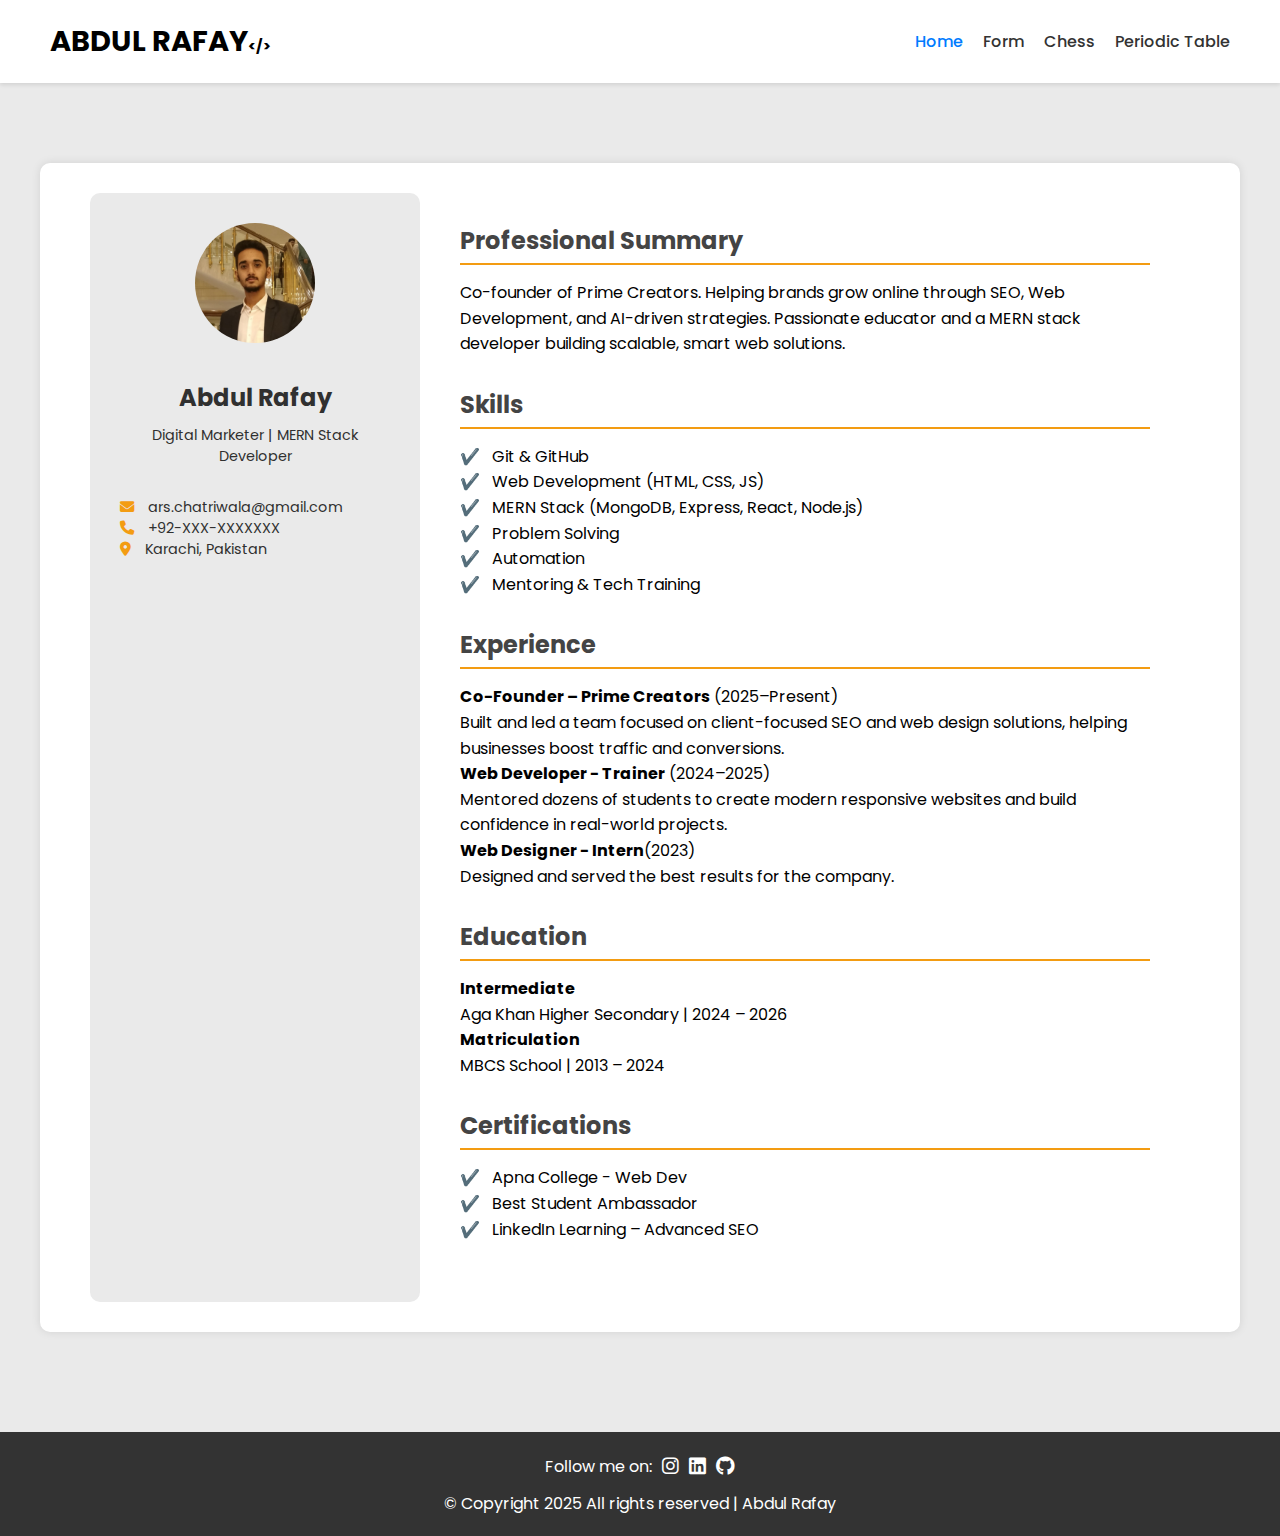
<file: index.html>
<!DOCTYPE html>
<html lang="en">

<head>
    <meta charset="UTF-8" />
    <meta name="viewport" content="width=device-width, initial-scale=1.0" />
    <title>Abdul Rafay - Creative Resume</title>
    <link rel="stylesheet" href="https://cdnjs.cloudflare.com/ajax/libs/font-awesome/6.7.2/css/all.min.css"
        integrity="sha512-Evv84Mr4kqVGRNSgIGL/F/aIDqQb7xQ2vcrdIwxfjThSH8CSR7PBEakCr51Ck+w+/U6swU2Im1vVX0SVk9ABhg=="
        crossorigin="anonymous" referrerpolicy="no-referrer" />
    <link rel="stylesheet" href="style.css" />
    <link rel="shortcut icon" href="favicon.png" type="image/x-icon" />
    <style>

        main {
            display: flex;
            max-width: 1200px;
            margin: 80px auto 100px;
            background: #fff;
            box-shadow: 0 0 10px rgba(0, 0, 0, 0.1);
            border-radius: 10px;
        }
        
        .left-panel {
            border-radius: 10px;
            width: 30%;
            background-color: #eaeaea;
            color: #303030;
            padding: 30px;
            text-align: center;
        }

        .left-panel img {
            width: 120px;
            height: 120px;
            border-radius: 50%;
            margin-bottom: 20px;
        }

        .left-panel h2 {
            margin: 10px 0;
        }

        .left-panel p {
            font-size: 0.9rem;
        }

        .left-panel .info {
            margin-top: 30px;
            text-align: left;
        }

        .info i {
            margin-right: 10px;
            color: #f39c12;
        }

        .right-panel {
            width: 70%;
            padding: 30px 40px;
        }

        .section {
            margin-bottom: 30px;
        }

        .section h2 {
            border-bottom: 2px solid #f39c12;
            padding-bottom: 5px;
            margin-bottom: 15px;
            color: #444;
        }

        .section p,
        .section li {
            line-height: 1.6;
        }

        .section ul {
            list-style-type: none;
            padding: 0;
        }

        .section ul li::before {
            content: "✔️ ";
            margin-right: 8px;
            color: #f39c12;
        }
        @media screen and (max-width: 1100px) {
            main {
                text-align: center;
                flex-direction: column;
                width: 90%;
            }

            .left-panel .info{
                text-align: center !important;
            }
            .left-panel {
                width: 100%;
                margin-bottom: 20px;
                text-align: center;
            }

            .right-panel {
                width: 100%;
            }
            
        }
    </style>
</head>

<body>

    <header>
        <nav class="navbar">
            <div class="logo">
                <h1>ABDUL RAFAY</h1>
            </div>
            <div class="nav-links">
                <ul>
                    <li><a class="active" href="index.html">Home</a></li>
                    <li><a  href="form.html">Form</a></li>
                    <li><a href="chess.html">Chess</a></li>
                    <li><a href="periodictable.html">Periodic Table</a></li>
                    <!-- <li> 
                        <button id="toggleButton">Toggle CSS</button>
                        <i id="toggleButton" class="fa-solid fa-toggle-on"></i>
                    </li> -->
                </ul>
            </div>
        </nav>
    </header>

    <!-- Resume Body -->
    <main>
        <div class="left-panel">
            <img src="my DP.png" alt="Profile Picture">
            <h2>Abdul Rafay</h2>
            <p>Digital Marketer | MERN Stack Developer</p>
            <div class="info">
                <p><i class="fa-solid fa-envelope"></i> ars.chatriwala@gmail.com</p>
                <p><i class="fa-solid fa-phone"></i> +92-XXX-XXXXXXX</p>
                <p><i class="fa-solid fa-location-dot"></i> Karachi, Pakistan</p>
            </div>
        </div>

        <div class="right-panel">
            <div class="section">
                <h2>Professional Summary</h2>
                <p>Co-founder of Prime Creators. Helping brands grow online through SEO, Web Development, and AI-driven strategies. Passionate educator and a MERN stack developer building scalable, smart web solutions.</p>
            </div>

            <div class="section">
                <h2>Skills</h2>
                <ul>
                    <li>Git & GitHub</li>
                    <li>Web Development (HTML, CSS, JS)</li>
                    <li>MERN Stack (MongoDB, Express, React, Node.js)</li>
                    <li>Problem Solving</li>
                    <li>Automation</li>
                    <li>Mentoring & Tech Training</li>
                </ul>
            </div>

            <div class="section">
                <h2>Experience</h2>
                <p><strong>Co-Founder – Prime Creators</strong> (2025–Present)<br>Built and led a team focused on client-focused SEO and web design solutions, helping businesses boost traffic and conversions.</p>
                <p><strong>Web Developer - Trainer</strong> (2024–2025)<br>Mentored dozens of students to create modern responsive websites and build confidence in real-world projects.</p>
                <p><strong>Web Designer - Intern</strong>(2023)<br>Designed and served the best results for the company.</p>
            </div>

            <div class="section">
                <h2>Education</h2>
                <p><strong>Intermediate</strong><br>Aga Khan Higher Secondary | 2024 – 2026</p>
                <p><strong>Matriculation</strong><br>MBCS School | 2013 – 2024</p>
            </div>

            <div class="section">
                <h2>Certifications</h2>
                <ul>
                    <li>Apna College - Web Dev</li>
                    <li>Best Student Ambassador</li>
                    <li>LinkedIn Learning – Advanced SEO</li>
                </ul>
            </div>
        </div>
    </main>

    <footer>
        <p class="socialIcons">Follow me on: <a target="_blank"
                href="https://www.instagram.com/rafay.guides?igsh=N3h6ZG5zeTkxdmp3"><i
                    class="fa-brands fa-instagram"></i></a>
            <a target="_blank" href="https://www.linkedin.com/in/abdul-rafay-sajjad/"><i
                    class="fa-brands fa-linkedin"></i></a>
            <a target="_blank" href="https://github.com/AbduLRafaY87"><i class="fa-brands fa-github"></i></a>
        </p>
        <p>© Copyright 2025 All rights reserved | Abdul Rafay</p>
    </footer>

</body>

</html>
</file>
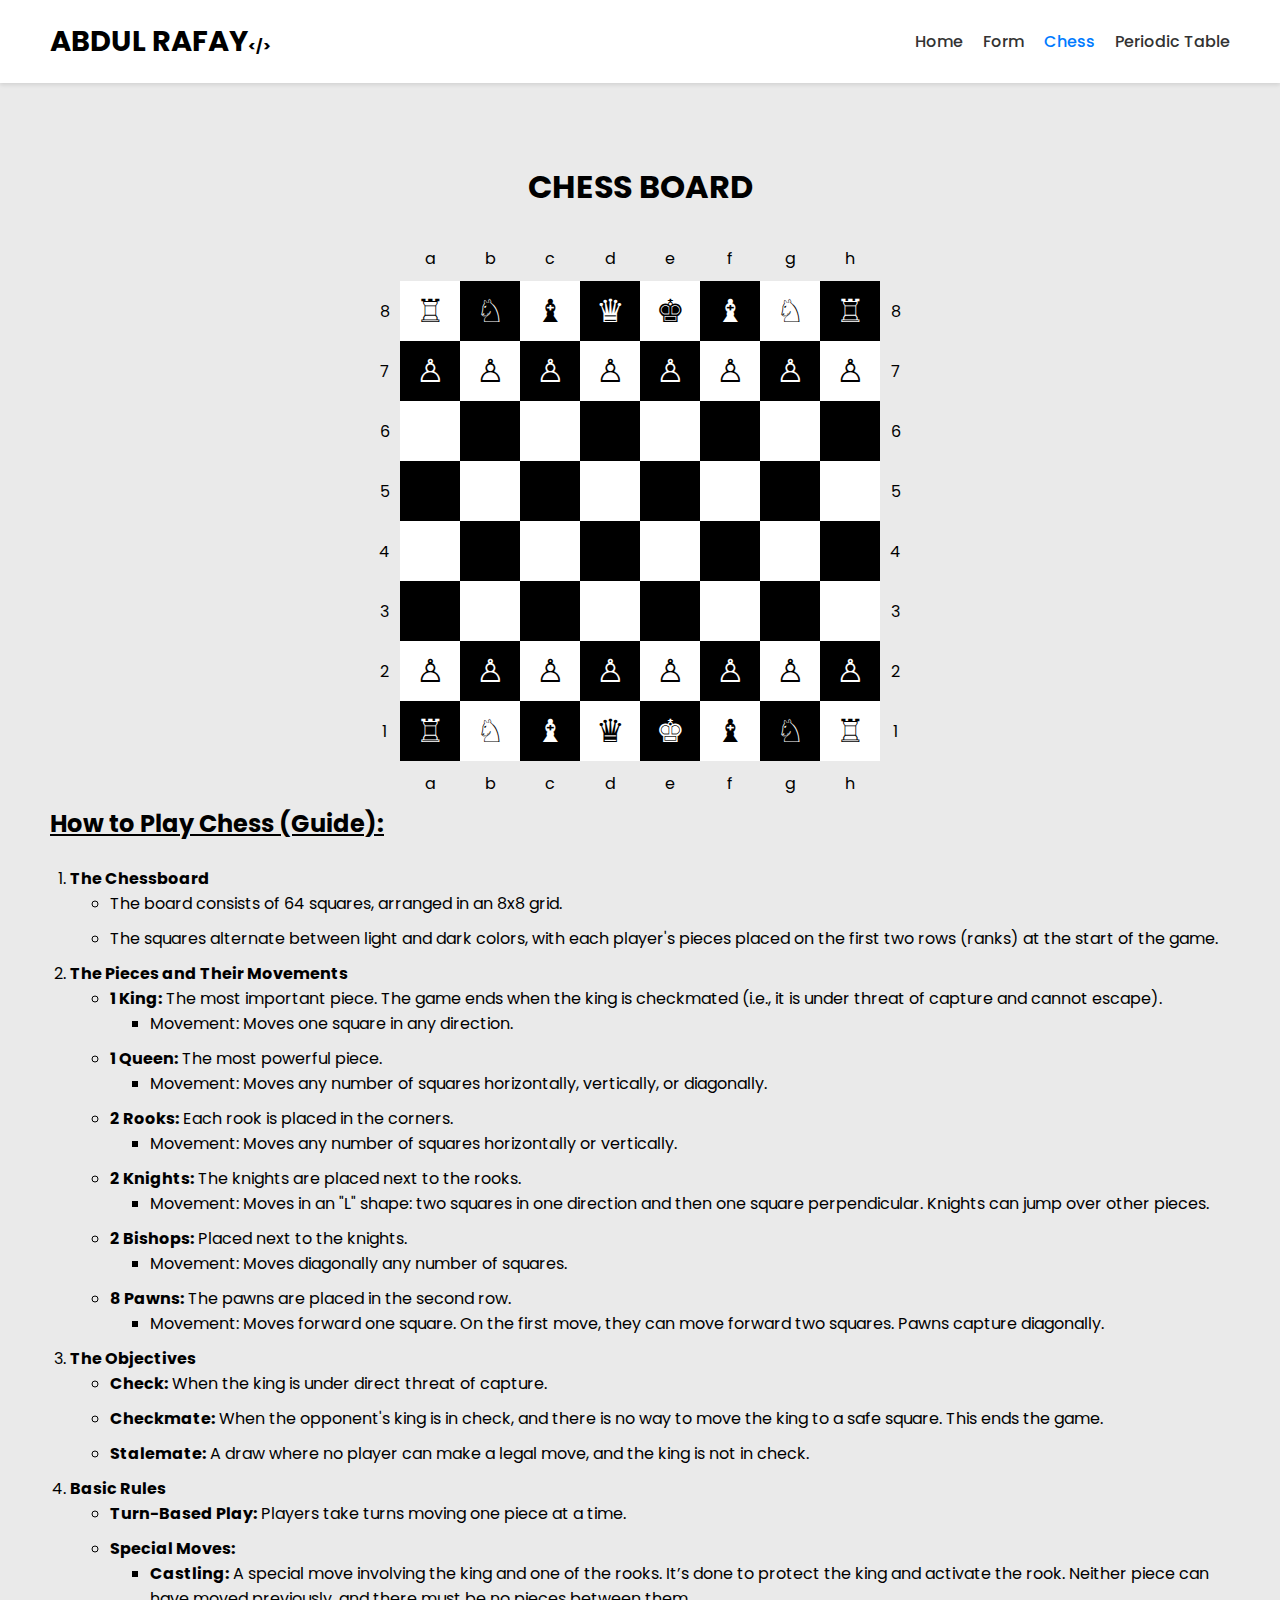
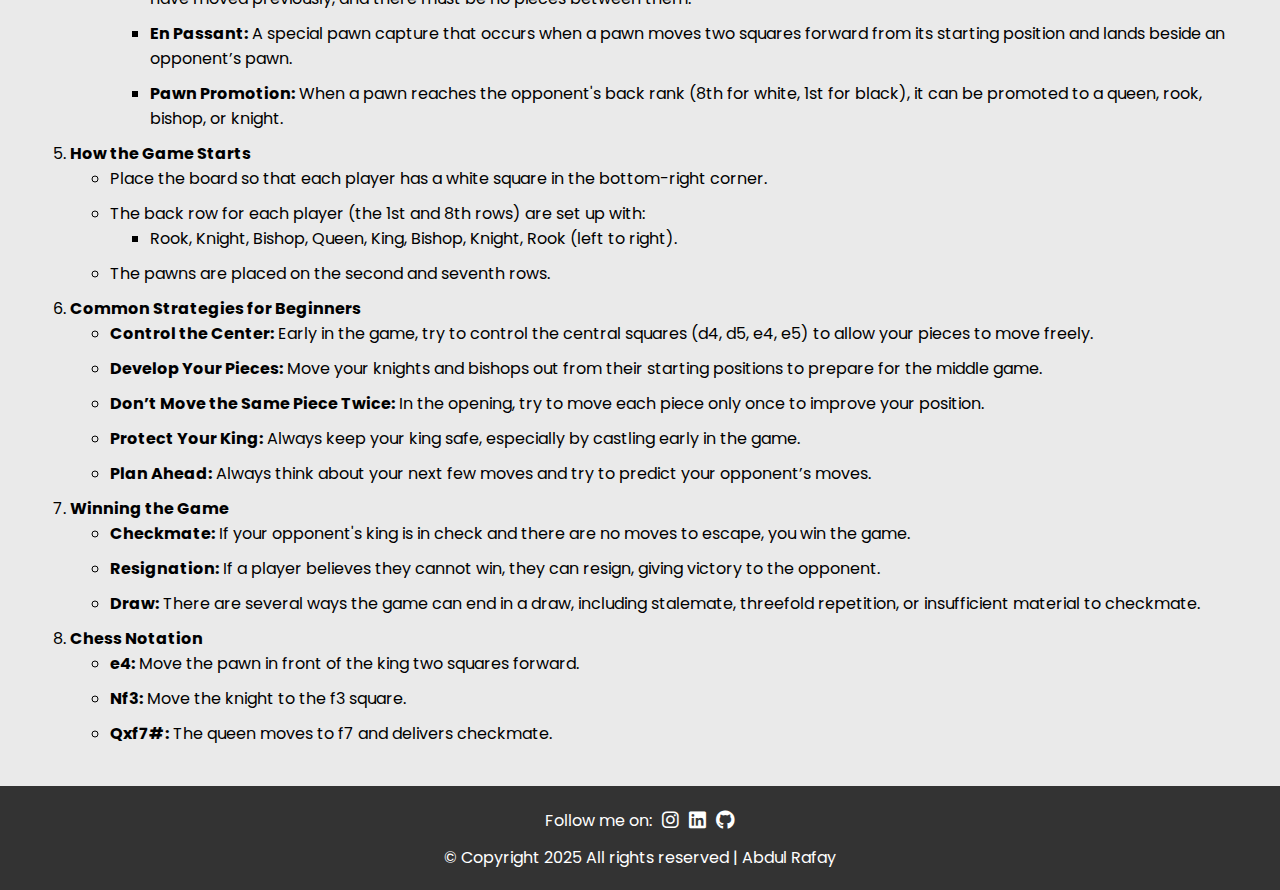
<file: chess.html>
<!DOCTYPE html>
<html lang="en">

<head>
    <meta charset="UTF-8">
    <meta name="viewport" content="width=device-width, initial-scale=1.0">
    <title>CHESS - Final HTML Project</title>
    <link rel="shortcut icon" href="favicon.png" type="image/x-icon">
    <link rel="stylesheet" href="https://cdnjs.cloudflare.com/ajax/libs/font-awesome/6.7.2/css/all.min.css"
        integrity="sha512-Evv84Mr4kqVGRNSgIGL/F/aIDqQb7xQ2vcrdIwxfjThSH8CSR7PBEakCr51Ck+w+/U6swU2Im1vVX0SVk9ABhg=="
        crossorigin="anonymous" referrerpolicy="no-referrer" />
    <link rel="stylesheet" href="style.css">
</head>

<body>
    <!-- <div class="msg">
        <p>Want to see how it looks without CSS(Cascading Style Sheet)? Try clicking toggle button
        </p>
        <i id="toggleButton" class="fa-solid fa-toggle-on"></i>

    </div> -->
    <header>
        <nav class="navbar">
            <div class="logo">
                <h1>ABDUL RAFAY</h1>
            </div>
            <div class="nav-links">
                <ul>
                    <li><a href="index.html">Home</a></li>
                    <li><a href="form.html">Form</a></li>
                    <li><a class="active" href="chess.html">Chess</a></li>
                    <li><a href="periodictable.html">Periodic Table</a></li>
                </ul>
            </div>
        </nav>
    </header>
<hr>
    <main>
        <div class="chessBoard">
            <h1>CHESS BOARD</h1>
            <br>
            <table >
                <tr>
                    <td></td>
                    <td>a</td>
                    <td>b</td>
                    <td>c</td>
                    <td>d</td>
                    <td>e</td>
                    <td>f</td>
                    <td>g</td>
                    <td>h</td>
                </tr>
                <tr>
                    <td>8</td>
                    <td bgcolor="white" class="white"><p>♖</p></td>
                    <td bgcolor="black" class="black"><p>♘</p></td>
                    <td bgcolor="white" class="white"><p>♝</p></td>
                    <td bgcolor="black" class="black"><p>♛</p></td>
                    <td bgcolor="white" class="white"><p>♚</p></td>
                    <td bgcolor="black" class="black"><p>♝</p></td>
                    <td bgcolor="white" class="white"><p>♘</p></td>
                    <td bgcolor="black" class="black"><p>♖</p></td>
                    <td>8</td>
                </tr>
                <tr>
                    <td>7</td>
                    <td bgcolor="black" class="black"><p>♙</p></td>
                    <td bgcolor="white" class="white"><p>♙</p></td>
                    <td bgcolor="black" class="black"><p>♙</p></td>
                    <td bgcolor="white" class="white"><p>♙</p></td>
                    <td bgcolor="black" class="black"><p>♙</p></td>
                    <td bgcolor="white" class="white"><p>♙</p></td>
                    <td bgcolor="black" class="black"><p>♙</p></td>
                    <td bgcolor="white" class="white"><p>♙</p></td>
                    <td>7</td>
                </tr>
                <tr>
                    <td>6</td>
                    <td bgcolor="white" class="white"></td>
                    <td bgcolor="black" class="black"></td>
                    <td bgcolor="white" class="white"></td>
                    <td bgcolor="black" class="black"></td>
                    <td bgcolor="white" class="white"></td>
                    <td bgcolor="black" class="black"></td>
                    <td bgcolor="white" class="white"></td>
                    <td bgcolor="black" class="black"></td>
                    <td>6</td>
                </tr>
                <tr>
                    <td>5</td>
                    <td bgcolor="black" class="black"></td>
                    <td bgcolor="white" class="white"></td>
                    <td bgcolor="black" class="black"></td>
                    <td bgcolor="white" class="white"></td>
                    <td bgcolor="black" class="black"></td>
                    <td bgcolor="white" class="white"></td>
                    <td bgcolor="black" class="black"></td>
                    <td bgcolor="white" class="white"></td>
                    <td>5</td>
                </tr>
                <tr>
                    <td>4</td>
                    <td bgcolor="white" class="white"></td>
                    <td bgcolor="black" class="black"></td>
                    <td bgcolor="white" class="white"></td>
                    <td bgcolor="black" class="black"></td>
                    <td bgcolor="white" class="white"></td>
                    <td bgcolor="black" class="black"></td>
                    <td bgcolor="white" class="white"></td>
                    <td bgcolor="black" class="black"></td>
                    <td>4</td>
                </tr>
                <tr>
                    <td>3</td>
                    <td bgcolor="black" class="black"></td>
                    <td bgcolor="white" class="white"></td>
                    <td bgcolor="black" class="black"></td>
                    <td bgcolor="white" class="white"></td>
                    <td bgcolor="black" class="black"></td>
                    <td bgcolor="white" class="white"></td>
                    <td bgcolor="black" class="black"></td>
                    <td bgcolor="white" class="white"></td>
                    <td>3</td>
                </tr>
                <tr>
                    <td>2</td>
                    <td bgcolor="white" class="white"><p>♙</p></td>
                    <td bgcolor="black" class="black"><p>♙</p></td>
                    <td bgcolor="white" class="white"><p>♙</p></td>
                    <td bgcolor="black" class="black"><p>♙</p></td>
                    <td bgcolor="white" class="white"><p>♙</p></td>
                    <td bgcolor="black" class="black"><p>♙</p></td>
                    <td bgcolor="white" class="white"><p>♙</p></td>
                    <td bgcolor="black" class="black"><p>♙</p></td>
                    <td>2</td>
                </tr>
                <tr>
                    <td>1</td>
                    <td bgcolor="black" class="black"><p>♖</p></td>
                    <td bgcolor="white" class="white"><p>♘</p></td>
                    <td bgcolor="black" class="black"><p>♝</p></td>
                    <td bgcolor="white" class="white"><p>♛</p></td>
                    <td bgcolor="black" class="black"><p>♚</p></td>
                    <td bgcolor="white" class="white"><p>♝</p></td>
                    <td bgcolor="black" class="black"><p>♘</p></td>
                    <td bgcolor="white" class="white"><p>♖</p></td>
                    <td>1</td>
                </tr>
                <tr>
                    <td></td>
                    <td>a</td>
                    <td>b</td>
                    <td>c</td>
                    <td>d</td>
                    <td>e</td>
                    <td>f</td>
                    <td>g</td>
                    <td>h</td>
                </tr>
            </table>
        </div>
        <div class="instructions">
            <h2><u>How to Play Chess (Guide):</u></h2>
            <br>
            <ol>
                <li><strong>The Chessboard</strong>
                    <ul>
                        <li>The board consists of 64 squares, arranged in an 8x8 grid.</li>
                        <li>The squares alternate between light and dark colors, with each player's pieces placed on the first two rows (ranks) at the start of the game.</li>
                    </ul>
                </li>
        
                <li><strong>The Pieces and Their Movements</strong>
                    <ul>
                        <li><strong>1 King:</strong> The most important piece. The game ends when the king is checkmated (i.e., it is under threat of capture and cannot escape).
                            <ul>
                                <li>Movement: Moves one square in any direction.</li>
                            </ul>
                        </li>
                        <li><strong>1 Queen:</strong> The most powerful piece.
                            <ul>
                                <li>Movement: Moves any number of squares horizontally, vertically, or diagonally.</li>
                            </ul>
                        </li>
                        <li><strong>2 Rooks:</strong> Each rook is placed in the corners.
                            <ul>
                                <li>Movement: Moves any number of squares horizontally or vertically.</li>
                            </ul>
                        </li>
                        <li><strong>2 Knights:</strong> The knights are placed next to the rooks.
                            <ul>
                                <li>Movement: Moves in an "L" shape: two squares in one direction and then one square perpendicular. Knights can jump over other pieces.</li>
                            </ul>
                        </li>
                        <li><strong>2 Bishops:</strong> Placed next to the knights.
                            <ul>
                                <li>Movement: Moves diagonally any number of squares.</li>
                            </ul>
                        </li>
                        <li><strong>8 Pawns:</strong> The pawns are placed in the second row.
                            <ul>
                                <li>Movement: Moves forward one square. On the first move, they can move forward two squares. Pawns capture diagonally.</li>
                            </ul>
                        </li>
                    </ul>
                </li>
        
                <li><strong>The Objectives</strong>
                    <ul>
                        <li><strong>Check:</strong> When the king is under direct threat of capture.</li>
                        <li><strong>Checkmate:</strong> When the opponent's king is in check, and there is no way to move the king to a safe square. This ends the game.</li>
                        <li><strong>Stalemate:</strong> A draw where no player can make a legal move, and the king is not in check.</li>
                    </ul>
                </li>
        
                <li><strong>Basic Rules</strong>
                    <ul>
                        <li><strong>Turn-Based Play:</strong> Players take turns moving one piece at a time.</li>
                        <li><strong>Special Moves:</strong>
                            <ul>
                                <li><strong>Castling:</strong> A special move involving the king and one of the rooks. It’s done to protect the king and activate the rook. Neither piece can have moved previously, and there must be no pieces between them.</li>
                                <li><strong>En Passant:</strong> A special pawn capture that occurs when a pawn moves two squares forward from its starting position and lands beside an opponent’s pawn.</li>
                                <li><strong>Pawn Promotion:</strong> When a pawn reaches the opponent's back rank (8th for white, 1st for black), it can be promoted to a queen, rook, bishop, or knight.</li>
                            </ul>
                        </li>
                    </ul>
                </li>
        
                <li><strong>How the Game Starts</strong>
                    <ul>
                        <li>Place the board so that each player has a white square in the bottom-right corner.</li>
                        <li>The back row for each player (the 1st and 8th rows) are set up with:
                            <ul>
                                <li>Rook, Knight, Bishop, Queen, King, Bishop, Knight, Rook (left to right).</li>
                            </ul>
                        </li>
                        <li>The pawns are placed on the second and seventh rows.</li>
                    </ul>
                </li>
        
                <li><strong>Common Strategies for Beginners</strong>
                    <ul>
                        <li><strong>Control the Center:</strong> Early in the game, try to control the central squares (d4, d5, e4, e5) to allow your pieces to move freely.</li>
                        <li><strong>Develop Your Pieces:</strong> Move your knights and bishops out from their starting positions to prepare for the middle game.</li>
                        <li><strong>Don’t Move the Same Piece Twice:</strong> In the opening, try to move each piece only once to improve your position.</li>
                        <li><strong>Protect Your King:</strong> Always keep your king safe, especially by castling early in the game.</li>
                        <li><strong>Plan Ahead:</strong> Always think about your next few moves and try to predict your opponent’s moves.</li>
                    </ul>
                </li>
        
                <li><strong>Winning the Game</strong>
                    <ul>
                        <li><strong>Checkmate:</strong> If your opponent's king is in check and there are no moves to escape, you win the game.</li>
                        <li><strong>Resignation:</strong> If a player believes they cannot win, they can resign, giving victory to the opponent.</li>
                        <li><strong>Draw:</strong> There are several ways the game can end in a draw, including stalemate, threefold repetition, or insufficient material to checkmate.</li>
                    </ul>
                </li>
        
                <li><strong>Chess Notation</strong>
                    <ul>
                        <li><strong>e4:</strong> Move the pawn in front of the king two squares forward.</li>
                        <li><strong>Nf3:</strong> Move the knight to the f3 square.</li>
                        <li><strong>Qxf7#:</strong> The queen moves to f7 and delivers checkmate.</li>
                    </ul>
                </li>
            </ol>
        </div>
        
    </main>
<hr>
    <footer>
        <p class="socialIcons">Follow me on: <a target="_blank"
                href="https://www.instagram.com/rafay.guides?igsh=N3h6ZG5zeTkxdmp3"><i
                    class="fa-brands fa-instagram"></i></a>
            <a target="_blank" href="https://www.linkedin.com/in/abdul-rafay-sajjad/"><i
                    class="fa-brands fa-linkedin"></i></a>
            <a target="_blank" href="https://github.com/AbduLRafaY87"><i class="fa-brands fa-github"></i></a>
        </p>
        <p>© Copyright 2025 All rights reserved | Abdul Rafay</p>
    </footer>

    <script src="script.js"></script>
</body>

</html>
</file>
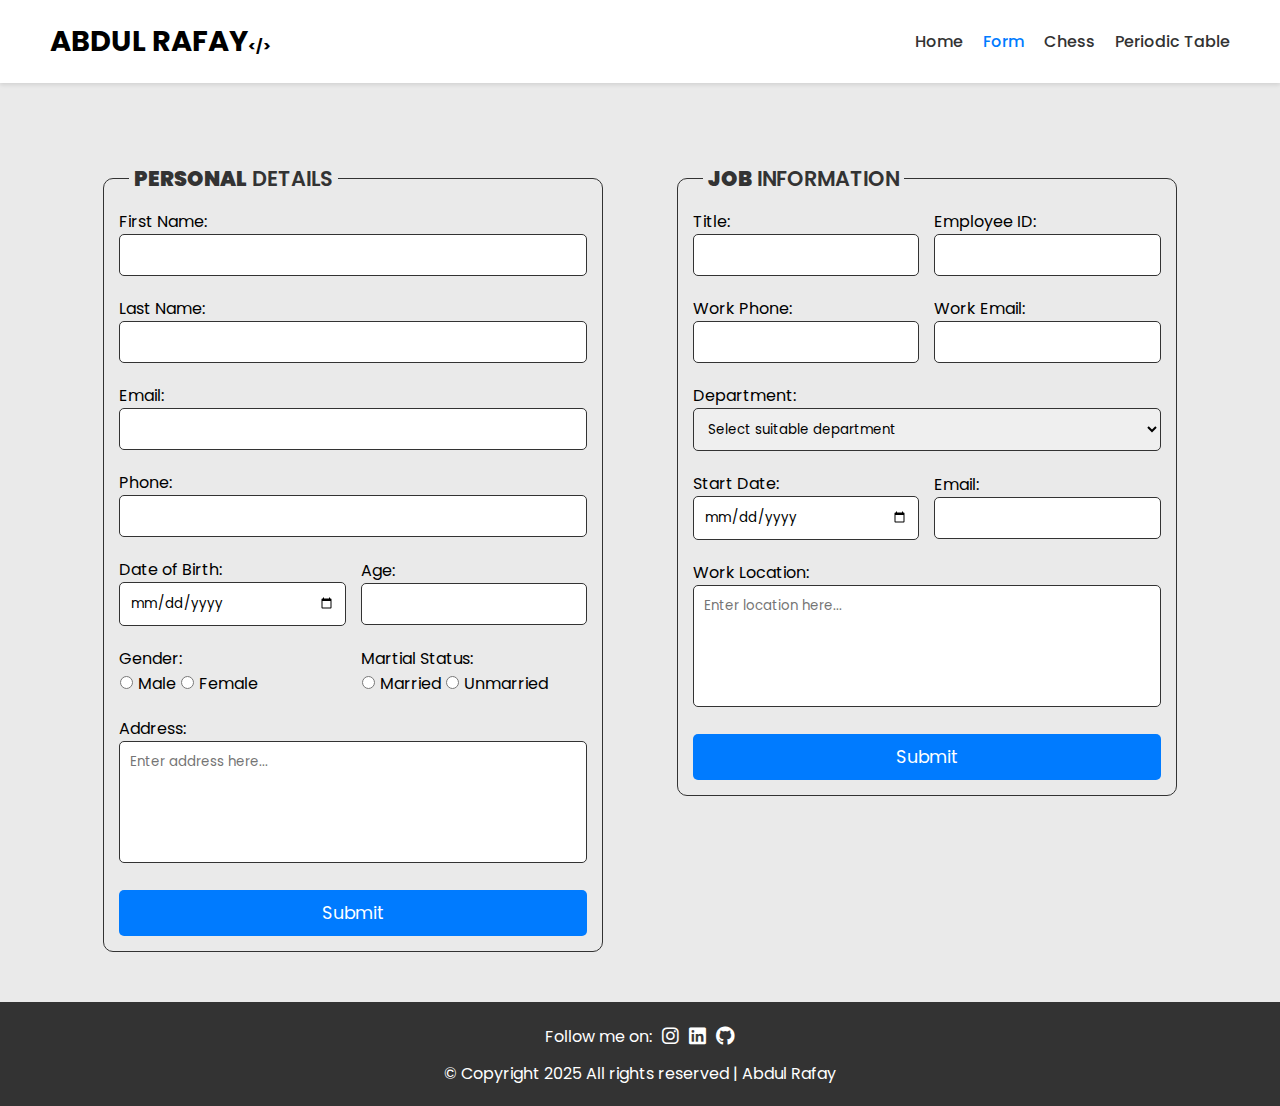
<file: form.html>
<!DOCTYPE html>
<html lang="en">

<head>
    <meta charset="UTF-8">
    <link rel="shortcut icon" href="favicon.png" type="image/x-icon">
    <meta name="viewport" content="width=device-width, initial-scale=1.0">
    <title>FORM - Final HTML Project</title>
    <link rel="stylesheet" href="https://cdnjs.cloudflare.com/ajax/libs/font-awesome/6.7.2/css/all.min.css"
        integrity="sha512-Evv84Mr4kqVGRNSgIGL/F/aIDqQb7xQ2vcrdIwxfjThSH8CSR7PBEakCr51Ck+w+/U6swU2Im1vVX0SVk9ABhg=="
        crossorigin="anonymous" referrerpolicy="no-referrer" />
    <link rel="stylesheet" href="style.css">
</head>

<body class="content">
    <!-- <div class="msg">
        <p>Want to see how it looks without CSS(Cascading Style Sheet)? Try clicking toggle button
        </p>
        <i id="toggleButton" class="fa-solid fa-toggle-on"></i>

    </div> -->
    <header>
        <nav class="navbar">
            <div class="logo">
                <h1>ABDUL RAFAY</h1>
            </div>
            <div class="nav-links">
                <ul>
                    <li><a href="index.html">Home</a></li>
                    <li><a class="active" href="form.html">Form</a></li>
                    <li><a href="chess.html">Chess</a></li>
                    <li><a href="periodictable.html">Periodic Table</a></li>
                    <!-- <li> 
                        <button id="toggleButton">Toggle CSS</button>
                        <i id="toggleButton" class="fa-solid fa-toggle-on"></i>
                    </li> -->
                </ul>
            </div>
        </nav>
    </header>
<hr>
    <main>

        <div class="forms">
            <form action="#">
                <div class="personalDetails">
                    <fieldset>
                        <legend>&nbsp;<b>PERSONAL</b> DETAILS&nbsp;</legend>
                        <div class="form-item">
                            <label for="name">First Name:</label>
                            <input type="text" id="firstname" name="firstname" required>
                        </div>
                        <div class="form-item">
                            <label for="name">Last Name:</label>
                            <input type="text" id="lastname" name="lastname" required>
                        </div>
                        <div class="form-item">
                            <label for="name">Email:</label>
                            <input type="email" id="email" name="email" required>
                        </div>
                        <div class="form-item">
                            <label for="phone">Phone:</label>
                            <input type="tel" id="phone" name="phone" required>
                        </div>
                        <div class="twoFeilds">
                            <div class="form-item">
                                <label for="dob">Date of Birth:</label>
                                <input type="date" id="dob" name="dob" required>
                            </div>
                            <div class="form-item">
                                <label for="age">Age:</label>
                                <input type="number" id="age" name="age" required>
                            </div>
                        </div>
                        <div class="twoFeilds">
                            <div class="form-item">
                                <label for="gender">Gender:</label>
                                <br>
                                <input type="radio" name="gender" id="male" value="male" required> Male
                                <input type="radio" name="gender" id="female" value="female" required> Female
                            </div>
                            <div class="form-item">
                                <label for="martial">Martial Status:</label>
                                <br>
                                <input type="radio" name="martial" id="married" value="married" required> Married
                                <input type="radio" name="martial" id="unmarried" value="Unmarried" required> Unmarried
                            </div>
                        </div>

                        <div class="form-item">
                            <label for="address">Address:</label>
                            <textarea id="address" name="address" rows="5" cols="5" placeholder="Enter address here..."
                                required></textarea>
                        </div>
                        <input type="submit" value="Submit" class="submit">

                    </fieldset>
                </div>
            </form>
            <hr>
            <form action="#">
                <div class="jobDetails">
                    <fieldset>
                        <legend>&nbsp;<b>JOB</b> INFORMATION&nbsp;</legend>
                        <div class="twoFeilds">
                            <div class="form-item">
                                <label for="title">Title:</label>
                                <input type="text" id="title" name="title" required>
                            </div>
                            <div class="form-item">
                                <label for="empId">Employee ID:</label>
                                <input type="number" id="empId" name="empId" required>
                            </div>
                        </div>
                        <div class="twoFeilds">
                            <div class="form-item">
                                <label for="workPhone">Work Phone:</label>
                                <input type="tel" id="workPhone" name="workPhone" required>
                            </div>
                            <div class="form-item">
                                <label for="jobEmail">Work Email:</label>
                                <input type="email" id="jobEmail" name="jobEmail" required>
                            </div>
                        </div>
                        <div class="form-item">
                            <label for="department">Department:</label>
                            <select name="department" id="department" required>
                                <option hidden>Select suitable department</option>
                                <option value="IT">IT Department</option>
                                <option value="HR">HR Department</option>
                                <option value="Finance">Finance Department</option>
                                <option value="Marketing">Marketing Department</option>
                                <option value="Sales">Sales Department</option>
                                <option value="Sales">Customer Service Department</option>
                            </select>
                        </div>
                        <div class="twoFeilds">
                            <div class="form-item">
                                <label for="startDate">Start Date:</label>
                                <input type="date" id="startDate name=" startDate" required>
                            </div>
                            <div class="form-item">
                                <label for="jobEmail">Email:</label>
                                <input type="email" id="jobEmail name="jobEmail" required>
                            </div>
                        </div>
                        <div class="form-item">
                            <label for="workAddress">Work Location:</label>
                            <textarea id="workAddress" name="workAddress" rows="5" cols="5" placeholder="Enter location here..."
                                required></textarea>
                        </div>
                        <input type="submit" value="Submit" class="submit">
                    </fieldset>
                </div>

            </form>
        </div>

    </main>
<hr>
    <footer>
        <p class="socialIcons">Follow me on: <a target="_blank"
                href="https://www.instagram.com/rafay.guides?igsh=N3h6ZG5zeTkxdmp3"><i
                    class="fa-brands fa-instagram"></i></a>
            <a target="_blank" href="https://www.linkedin.com/in/abdul-rafay-sajjad/"><i
                    class="fa-brands fa-linkedin"></i></a>
            <a target="_blank" href="https://github.com/AbduLRafaY87"><i class="fa-brands fa-github"></i></a>
        </p>
        <p>© Copyright 2025 All rights reserved | Abdul Rafay</p>
    </footer>

    <script src="script.js"></script>
</body>

</html>
</file>
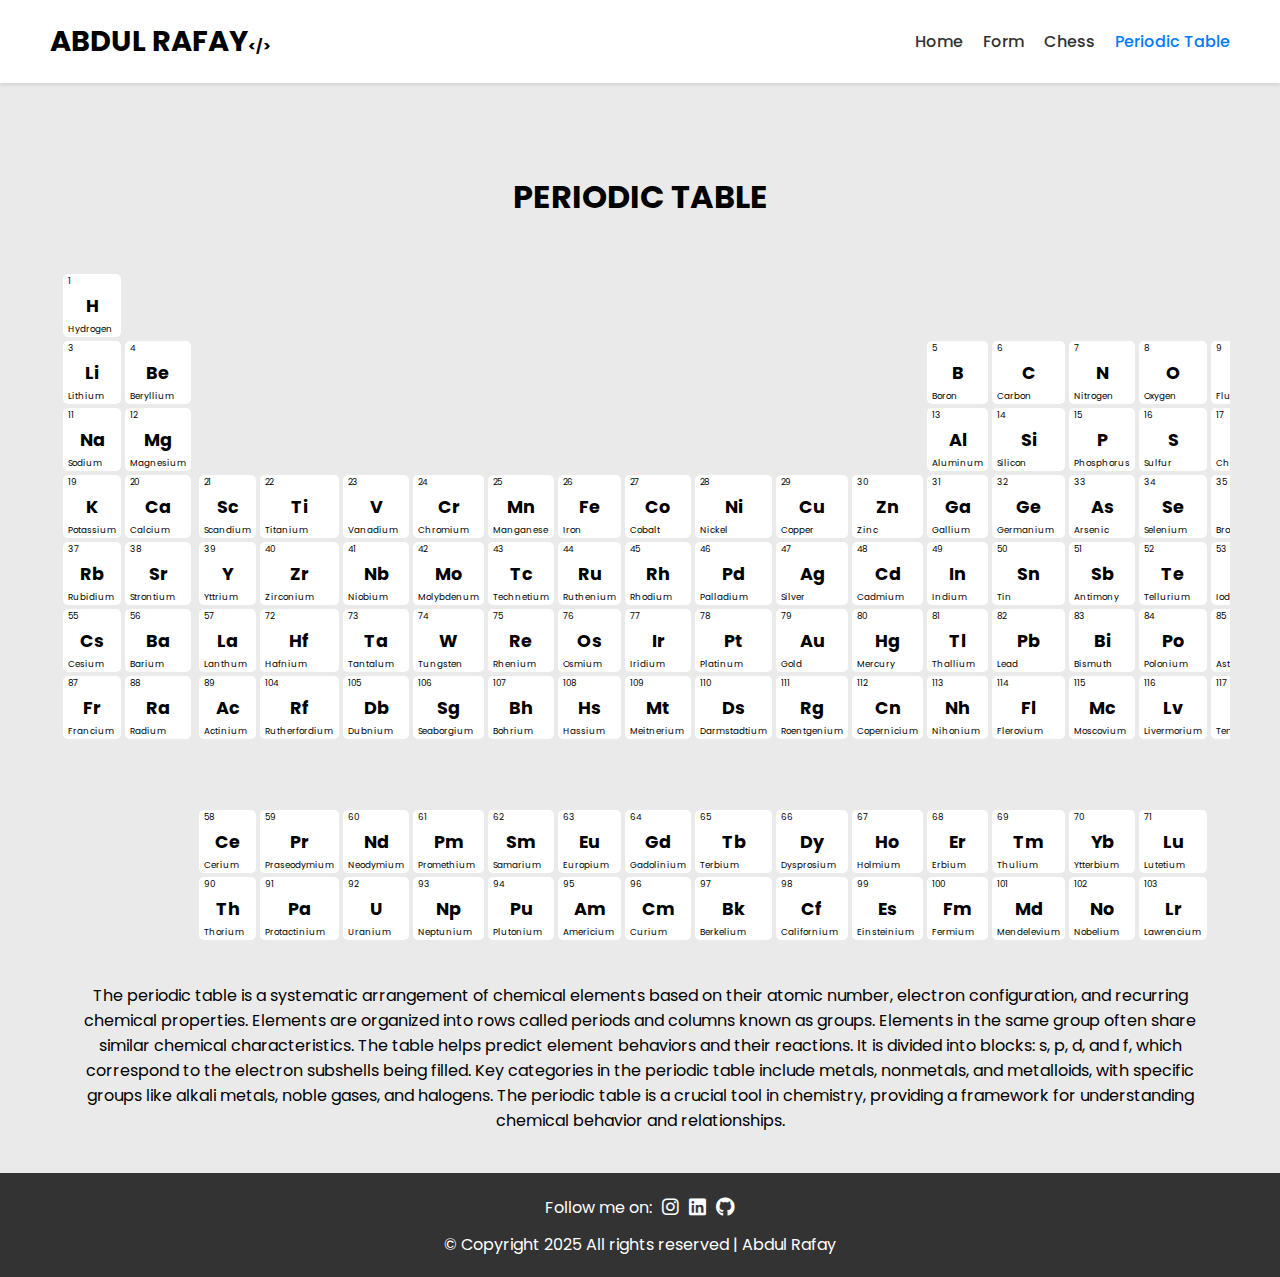
<file: periodictable.html>
<!DOCTYPE html>
<html lang="en">

<head>
    <meta charset="UTF-8">
    <meta name="viewport" content="width=device-width, initial-scale=1.0">
    <title>PERIODIC TABLE - Final HTML Project</title>
    <link rel="stylesheet" href="https://cdnjs.cloudflare.com/ajax/libs/font-awesome/6.7.2/css/all.min.css"
        integrity="sha512-Evv84Mr4kqVGRNSgIGL/F/aIDqQb7xQ2vcrdIwxfjThSH8CSR7PBEakCr51Ck+w+/U6swU2Im1vVX0SVk9ABhg=="
        crossorigin="anonymous" referrerpolicy="no-referrer" />
    <link rel="stylesheet" href="style.css">
    <link rel="shortcut icon" href="favicon.png" type="image/x-icon">

</head>

<body>
    <!-- <div class="msg">
        <p>Want to see how it looks without CSS(Cascading Style Sheet)? Try clicking toggle button
        </p>
        <i id="toggleButton" class="fa-solid fa-toggle-on"></i>

    </div> -->
    <header>
        <nav class="navbar">
            <div class="logo">
                <h1>ABDUL RAFAY</h1>
            </div>
            <div class="nav-links">
                <ul>
                    <li><a href="index.html">Home</a></li>
                    <li><a href="form.html">Form</a></li>
                    <li><a href="chess.html">Chess</a></li>
                    <li><a class="active" href="periodictable.html">Periodic Table</a></li>
                </ul>
            </div>
        </nav>
    </header>
<hr>
    <main>
        <div class="periodicTable">
    <h1>PERIODIC TABLE</h1>
    <br>
    <br>
    <table border="1px">
        <tr>
            <td><div class="info"><p>1</p><h2>H</h2><p>Hydrogen</p></div></td>
            <td></td>
            <td></td>
            <td></td>
            <td></td>
            <td></td>
            <td></td>
            <td></td>
            <td></td>
            <td></td>
            <td></td>
            <td></td>
            <td></td>
            <td></td>
            <td></td>
            <td></td>
            <td></td>
            <td></td>
            <td><div class="info"><p>2</p><h2>He</h2><p>Helium</p></div></td>
        </tr>
        <tr>
            <td><div class="info "><p>3</p><h2>Li</h2><p>Lithium</p></div></td>
            <td><div class="info"><p>4</p><h2>Be</h2><p>Beryllium</p></div></td>
            <td></td>
            <td></td>
            <td></td>
            <td></td>
            <td></td>
            <td></td>
            <td></td>
            <td></td>
            <td></td>
            <td></td>
            <td></td>
            <td><div class="info"><p>5</p><h2>B</h2><p>Boron</p></div></td>
            <td><div class="info"><p>6</p><h2>C</h2><p>Carbon</p></div></td>
            <td><div class="info"><p>7</p><h2>N</h2><p>Nitrogen</p></div></td>
            <td><div class="info"><p>8</p><h2>O</h2><p>Oxygen</p></div></td>
            <td><div class="info"><p>9</p><h2>F</h2><p>Fluorine</p></div></td>
            <td><div class="info"><p>10</p><h2>Ne</h2><p>Neon</p></div></td>
        </tr>
        <tr>
            <td><div class="info"><p>11</p><h2>Na</h2><p>Sodium</p></div></td>
            <td><div class="info special"><p>12</p><h2>Mg</h2><p>Magnesium</p></div></td>
            <td></td>
            <td></td>
            <td></td>
            <td></td>
            <td></td>
            <td></td>
            <td></td>
            <td></td>
            <td></td>
            <td></td>
            <td></td>
            <td><div class="info"><p>13</p><h2>Al</h2><p>Aluminum</p></div></td>
            <td><div class="info"><p>14</p><h2>Si</h2><p>Silicon</p></div></td>
            <td><div class="info"><p>15</p><h2>P</h2><p>Phosphorus</p></div></td>
            <td><div class="info"><p>16</p><h2>S</h2><p>Sulfur</p></div></td>
            <td><div class="info"><p>17</p><h2>Cl</h2><p>Chlorine</p></div></td>
            <td><div class="info"><p>18</p><h2>Ar</h2><p>Argon</p></div></td>
        </tr>
        <tr>
            <td><div class="info"><p>19</p><h2>K</h2><p>Potassium</p></div></td>
            <td><div class="info special"><p>20</p><h2>Ca</h2><p>Calcium</p></div></td>
            <td></td>
            <td><div class="info"><p>21</p><h2>Sc</h2><p>Scandium</p></div></td>
            <td><div class="info"><p>22</p><h2>Ti</h2><p>Titanium</p></div></td>
            <td><div class="info"><p>23</p><h2>V</h2><p>Vanadium</p></div></td>
            <td><div class="info"><p>24</p><h2>Cr</h2><p>Chromium</p></div></td>
            <td><div class="info"><p>25</p><h2>Mn</h2><p>Manganese</p></div></td>
            <td><div class="info"><p>26</p><h2>Fe</h2><p>Iron</p></div></td>
            <td><div class="info"><p>27</p><h2>Co</h2><p>Cobalt</p></div></td>
            <td><div class="info"><p>28</p><h2>Ni</h2><p>Nickel</p></div></td>
            <td><div class="info"><p>29</p><h2>Cu</h2><p>Copper</p></div></td>
            <td><div class="info"><p>30</p><h2>Zn</h2><p>Zinc</p></div></td>
            <td><div class="info"><p>31</p><h2>Ga</h2><p>Gallium</p></div></td>
            <td><div class="info"><p>32</p><h2>Ge</h2><p>Germanium</p></div></td>
            <td><div class="info"><p>33</p><h2>As</h2><p>Arsenic</p></div></td>
            <td><div class="info"><p>34</p><h2>Se</h2><p>Selenium</p></div></td>
            <td><div class="info"><p>35</p><h2>Br</h2><p>Bromine</p></div></td>
            <td><div class="info"><p>36</p><h2>Kr</h2><p>Krypton</p></div></td>
        </tr>
        <tr>
            <td><div class="info"><p>37</p><h2>Rb</h2><p>Rubidium</p></div></td>
            <td><div class="info special"><p>38</p><h2>Sr</h2><p>Strontium</p></div></td>
            <td></td>
            <td><div class="info"><p>39</p><h2>Y</h2><p>Yttrium</p></div></td>
            <td><div class="info"><p>40</p><h2>Zr</h2><p>Zirconium</p></div></td>
            <td><div class="info"><p>41</p><h2>Nb</h2><p>Niobium</p></div></td>
            <td><div class="info"><p>42</p><h2>Mo</h2><p>Molybdenum</p></div></td>
            <td><div class="info"><p>43</p><h2>Tc</h2><p>Technetium</p></div></td>
            <td><div class="info"><p>44</p><h2>Ru</h2><p>Ruthenium</p></div></td>
            <td><div class="info"><p>45</p><h2>Rh</h2><p>Rhodium</p></div></td>
            <td><div class="info"><p>46</p><h2>Pd</h2><p>Palladium</p></div></td>
            <td><div class="info"><p>47</p><h2>Ag</h2><p>Silver</p></div></td>
            <td><div class="info"><p>48</p><h2>Cd</h2><p>Cadmium</p></div></td>
            <td><div class="info"><p>49</p><h2>In</h2><p>Indium</p></div></td>
            <td><div class="info"><p>50</p><h2>Sn</h2><p>Tin</p></div></td>
            <td><div class="info"><p>51</p><h2>Sb</h2><p>Antimony</p></div></td>
            <td><div class="info"><p>52</p><h2>Te</h2><p>Tellurium</p></div></td>
            <td><div class="info"><p>53</p><h2>I</h2><p>Iodine</p></div></td>
            <td><div class="info"><p>54</p><h2>Xe</h2><p>Xenon</p></div></td>
        </tr>
        <tr>
            <td><div class="info"><p>55</p><h2>Cs</h2><p>Cesium</p></div></td>
            <td><div class="info special"><p>56</p><h2>Ba</h2><p>Barium</p></div></td>
            <td></td>
            <td><div class="info"><p>57</p><h2>La</h2><p>Lanthum</p></div></td>
            <td><div class="info"><p>72</p><h2>Hf</h2><p>Hafnium</p></div></td>
            <td><div class="info"><p>73</p><h2>Ta</h2><p>Tantalum</p></div></td>
            <td><div class="info"><p>74</p><h2>W</h2><p>Tungsten</p></div></td>
            <td><div class="info"><p>75</p><h2>Re</h2><p>Rhenium</p></div></td>
            <td><div class="info"><p>76</p><h2>Os</h2><p>Osmium</p></div></td>
            <td><div class="info"><p>77</p><h2>Ir</h2><p>Iridium</p></div></td>
            <td><div class="info"><p>78</p><h2>Pt</h2><p>Platinum</p></div></td>
            <td><div class="info"><p>79</p><h2>Au</h2><p>Gold</p></div></td>
            <td><div class="info"><p>80</p><h2>Hg</h2><p>Mercury</p></div></td>
            <td><div class="info"><p>81</p><h2>Tl</h2><p>Thallium</p></div></td>
            <td><div class="info"><p>82</p><h2>Pb</h2><p>Lead</p></div></td>
            <td><div class="info"><p>83</p><h2>Bi</h2><p>Bismuth</p></div></td>
            <td><div class="info"><p>84</p><h2>Po</h2><p>Polonium</p></div></td>
            <td><div class="info"><p>85</p><h2>At</h2><p>Astatine</p></div></td>
            <td><div class="info"><p>86</p><h2>Rn</h2><p>Radon</p></div></td>
        </tr>
        <tr>
            <td><div class="info"><p>87</p><h2>Fr</h2><p>Francium</p></div></td>
            <td><div class="info special"><p>88</p><h2>Ra</h2><p>Radium</p></div></td>
            <td></td>
            <td><div class="info"><p>89</p><h2>Ac</h2><p>Actinium</p></div></td>
            <td><div class="info"><p>104</p><h2>Rf</h2><p>Rutherfordium</p></div></td>
            <td><div class="info"><p>105</p><h2>Db</h2><p>Dubnium</p></div></td>
            <td><div class="info"><p>106</p><h2>Sg</h2><p>Seaborgium</p></div></td>
            <td><div class="info"><p>107</p><h2>Bh</h2><p>Bohrium</p></div></td>
            <td><div class="info"><p>108</p><h2>Hs</h2><p>Hassium</p></div></td>
            <td><div class="info"><p>109</p><h2>Mt</h2><p>Meitnerium</p></div></td>
            <td><div class="info"><p>110</p><h2>Ds</h2><p>Darmstadtium</p></div></td>
            <td><div class="info"><p>111</p><h2>Rg</h2><p>Roentgenium</p></div></td>
            <td><div class="info"><p>112</p><h2>Cn</h2><p>Copernicium</p></div></td>
            <td><div class="info"><p>113</p><h2>Nh</h2><p>Nihonium</p></div></td>
            <td><div class="info"><p>114</p><h2>Fl</h2><p>Flerovium</p></div></td>
            <td><div class="info"><p>115</p><h2>Mc</h2><p>Moscovium</p></div></td>
            <td><div class="info"><p>116</p><h2>Lv</h2><p>Livermorium</p></div></td>
            <td><div class="info"><p>117</p><h2>Ts</h2><p>Tennessine</p></div></td>
            <td><div class="info"><p>118</p><h2>Og</h2><p>Oganesson</p></div></td>
        </tr>
        <tr>
            <td></td>
            <td></td>
            <td></td>
            <td></td>
            <td></td>
            <td></td>
            <td></td>
            <td></td>
            <td></td>
            <td></td>
            <td></td>
            <td></td>
            <td></td>
            <td></td>
            <td></td>
            <td></td>
            <td></td>
        </tr>
        <tr>
            <td></td>
            <td></td>
            <td class="special"></td>
            <td><div class="info topSpecial"><p>58</p><h2>Ce</h2><p>Cerium</p></div></td>
            <td><div class="info topSpecial"><p>59</p><h2>Pr</h2><p>Praseodymium</p></div></td>
            <td><div class="info topSpecial"><p>60</p><h2>Nd</h2><p>Neodymium</p></div></td>
            <td><div class="info topSpecial"><p>61</p><h2>Pm</h2><p>Promethium</p></div></td>
            <td><div class="info topSpecial"><p>62</p><h2>Sm</h2><p>Samarium</p></div></td>
            <td><div class="info topSpecial"><p>63</p><h2>Eu</h2><p>Europium</p></div></td>
            <td><div class="info topSpecial"><p>64</p><h2>Gd</h2><p>Gadolinium</p></div></td>
            <td><div class="info topSpecial"><p>65</p><h2>Tb</h2><p>Terbium</p></div></td>
            <td><div class="info topSpecial"><p>66</p><h2>Dy</h2><p>Dysprosium</p></div></td> 
            <td><div class="info topSpecial"><p>67</p><h2>Ho</h2><p>Holmium</p></div></td>
            <td><div class="info topSpecial"><p>68</p><h2>Er</h2><p>Erbium</p></div></td>
            <td><div class="info topSpecial"><p>69</p><h2>Tm</h2><p>Thulium</p></div></td>
            <td><div class="info topSpecial"><p>70</p><h2>Yb</h2><p>Ytterbium</p></div></td>
            <td><div class="info topSpecial"><p>71</p><h2>Lu</h2><p>Lutetium</p></div></td>
            <td></td>
        </tr>
        <tr>
            <td></td>
            <td></td>
            <td></td>
            <td><div class="info"><p>90</p><h2>Th</h2><p>Thorium</p></div></td>
            <td><div class="info"><p>91</p><h2>Pa</h2><p>Protactinium</p></div></td>
            <td><div class="info"><p>92</p><h2>U</h2><p>Uranium</p></div></td>
            <td><div class="info"><p>93</p><h2>Np</h2><p>Neptunium</p></div></td>
            <td><div class="info"><p>94</p><h2>Pu</h2><p>Plutonium</p></div></td>
            <td><div class="info"><p>95</p><h2>Am</h2><p>Americium</p></div></td>
            <td><div class="info"><p>96</p><h2>Cm</h2><p>Curium</p></div></td>
            <td><div class="info"><p>97</p><h2>Bk</h2><p>Berkelium</p></div></td>
            <td><div class="info"><p>98</p><h2>Cf</h2><p>Californium</p></div></td>
            <td><div class="info"><p>99</p><h2>Es</h2><p>Einsteinium</p></div></td>
            <td><div class="info"><p>100</p><h2>Fm</h2><p>Fermium</p></div></td>
            <td><div class="info"><p>101</p><h2>Md</h2><p>Mendelevium</p></div></td>
            <td><div class="info"><p>102</p><h2>No</h2><p>Nobelium</p></div></td>
            <td><div class="info"><p>103</p><h2>Lr</h2><p>Lawrencium</p></div></td>
            
            <td></td>
        </tr>
        
        
    </table>
    <div class="instructions">
        <p>The periodic table is a systematic arrangement of chemical elements based on their atomic number, electron configuration, and recurring chemical properties. Elements are organized into rows called periods and columns known as groups. Elements in the same group often share similar chemical characteristics. The table helps predict element behaviors and their reactions. It is divided into blocks: s, p, d, and f, which correspond to the electron subshells being filled. Key categories in the periodic table include metals, nonmetals, and metalloids, with specific groups like alkali metals, noble gases, and halogens. The periodic table is a crucial tool in chemistry, providing a framework for understanding chemical behavior and relationships.</p>
    </div>
</div>

        
    </main>
<hr>
    <footer>
        <p class="socialIcons">Follow me on: <a target="_blank"
                href="https://www.instagram.com/rafay.guides?igsh=N3h6ZG5zeTkxdmp3"><i
                    class="fa-brands fa-instagram"></i></a>
            <a target="_blank" href="https://www.linkedin.com/in/abdul-rafay-sajjad/"><i
                    class="fa-brands fa-linkedin"></i></a>
            <a target="_blank" href="https://github.com/AbduLRafaY87"><i class="fa-brands fa-github"></i></a>
        </p>
        <p>© Copyright 2025 All rights reserved | Abdul Rafay</p>
    </footer>

    <script src="script.js"></script>
</body>

</html>
</file>
<file: style.css>
@import url('https://fonts.googleapis.com/css2?family=Poppins:ital,wght@0,100;0,200;0,300;0,400;0,500;0,600;0,700;0,800;0,900;1,100;1,200;1,300;1,400;1,500;1,600;1,700;1,800;1,900&display=swap');

* {
    margin: 0;
    padding: 0;
    box-sizing: border-box;
    transition: all 0.13s ease;
}

body {
    font-family: 'Poppins', sans-serif;
    background-color: #eaeaea;
    font-size: 16px;
    overflow-x: hidden;
}

hr {
    display: none;
}

.active {
    color: #007bff !important;
}

.unset-style * {
    all: unset;
}

footer {
    background-color: #333;
    color: white;
    padding: 20px;
    text-align: center;
    bottom: 0;
    width: 100%;
}

footer .socialIcons a {
    color: white;
    text-decoration: none;
    font-size: 1.2em;
}

footer .socialIcons a:hover {
    color: #007bff;
}

footer .socialIcons {
    margin-bottom: 10px;
    display: flex;
    align-items: center;
    justify-content: center;
    gap: 10px;
    flex-wrap: wrap;
}

.msg {
    text-align: center;
    background-color: #cfe2ff;
    font-size: .9em;
    display: flex;
    align-items: center;
    justify-content: center;
    gap: 10px;
    padding: 10px 20px;
    flex-wrap: wrap;
}

.msg i {
    font-size: 1.5em;
}

.navbar {
    background-color: white;
    padding: 15px 20px;
    box-shadow: 0 2px 4px rgba(0, 0, 0, 0.1);
    display: flex;
    align-items: center;
    justify-content: space-between;
    flex-wrap: wrap;
}

.navbar ul {
    display: flex;
    align-items: center;
    justify-content: space-evenly;
    list-style-type: none;
    gap: 20px;
    flex-wrap: wrap;
}

.navbar ul li a {
    text-decoration: none;
    color: #333;
    font-weight: 500;
}

.navbar .logo h1 {
    position: relative;
    display: inline-block;
    font-size: 1.8rem;
}

.navbar .logo h1::after {
    content: "</>";
    font-size: .5em;
    display: inline-block;
}

.navbar ul li a:hover {
    color: #007bff;
}

main {
    margin-top: 20px;
    padding: 20px;
    width: 100%;
}

.herosection {
    display: flex;
    align-items: center;
    justify-content: center;
    gap: 40px;
    flex-wrap: wrap;
}

.herosection .left {
    width: 100%;
    max-width: 600px;
}

.herosection .right {
    width: 100%;
    max-width: 300px;
}

.herosection .right img {
    width: 100%;
    border-radius: 100%;
    border: 2px solid white;
    box-shadow: 0 0px 10px rgba(0, 0, 0, 0.5);
}

.breadcrumb {
    background-color: thistle;
    padding: 10px 20px;
    box-shadow: 0 2px 4px rgba(0, 0, 0, 0.1);
    display: flex;
    align-items: center;
    color: white;
    justify-content: space-between;
    margin-bottom: 10px;
    font-size: .8em;
    border-radius: 50px;
    width: fit-content;
    max-width: 100%;
    overflow-x: auto;
}

.herosection h1 {
    font-size: 2.5em;
}

.herosection p {
    font-size: 1em;
    color: #333;
    margin: auto 0px;
    margin-bottom: 20px;
}

fieldset {
    border: 1px solid #333;
    border-radius: 10px;
    padding: 15px;
    margin-bottom: 20px;
    width: 100%;
}

fieldset legend {
    font-size: 1.3em;
    font-weight: 600;
    color: #333;
    margin: 0px 10px;
}

.forms {
    display: flex;
    flex-direction: column;
    justify-content: space-evenly;
    align-items: top;
    gap: 20px;
}

form {
    width: 100%;
    max-width: 500px;
}

.form-item {
    margin-bottom: 20px;
}

form input[type="radio"] {
    width: 15px;
}

form input,
form textarea,
form select {
    width: 100%;
    padding: 10px;
    font-family: 'Poppins', sans-serif;
    border-radius: 5px;
    resize: none;
    border: 1px solid #333;
}

.twoFeilds {
    display: flex;
    gap: 15px;
    align-items: center;
    justify-content: space-between;
    flex-wrap: wrap;
}

.twoFeilds > * {
    flex: 1 1 200px;
}

form input[type="submit"] {
    padding: 10px 20px;
    width: 100%;
    border-radius: 5px;
    border: none;
    background-color: #007bff;
    color: white;
    cursor: pointer;
    font-size: 1.1em;
    font-family: 'Poppins', sans-serif;
}

form input[type="submit"]:hover {
    background-color: #0056b3;
}

/* CHESS BOARD */
.chessBoard, .periodicTable {
    text-align: center;
    overflow-x: auto;
    width: 100%;
}

.chessBoard table {
    border-collapse: collapse;
    margin: 0 auto;
    text-align: center;
    min-width: 300px;
}

.chessBoard table td {
    padding: 10px;
    position: relative;
}

.white, .black {
    width: 50px;
    height: 50px;
    text-align: center;
    font-size: 2em;
}

.chessBoard td p {
    position: absolute;
    top: 50%;
    left: 50%;
    transform: translate(-50%, -50%);
}

.white {
    background-color: white;
}

.black {
    background-color: black;
    color: white;
}

.instructions p {
    width: 100%;
    margin: auto;
    margin-top: 40px;
    text-align: center;
}

.instructions ol li {
    margin-bottom: 10px;
    margin-left: 20px;
}

.instructions ol li ul {
    margin-left: 20px;
}

/* PERIODIC TABLE */
.periodicTable {
    overflow-x: auto;
    padding: 10px;
}

.periodicTable table {
    margin: 0 auto;
    border: none !important;
    min-width: 800px;
}

.periodicTable table td {
    padding: 1px;
    border: none !important;
    overflow: hidden;
    font-size: 1.1em;
    width: 60px;
    height: 60px;
    border-radius: 5px;
    position: relative;
}

.gap {
    width: 8px !important;
}

.periodicTable table td .info h2 {
    width: 100%;
    text-align: center;
    font-size: 1em;
}

.periodicTable table td .info p {
    font-size: .5em;
    align-items: center;
}

.periodicTable table td .info {
    background-color: white;
    border-radius: 5px;
    margin: auto;
    padding: 1px 5px;
    display: flex;
    width: 100%;
    height: 100%;
    align-items: start;
    justify-content: space-between;
    flex-direction: column;
}

.periodicTable table td:has(.info):hover {
    transform: scale(1.3);
    transition: all .3s ease;
    cursor: pointer;
    z-index: 1;
    border: 1px solid #1a1a1a;
}

.periodicTable table td:hover .info {
    box-shadow: 0 0 100px rgba(0, 0, 0, 1);
}

.alkaliMetal {
    /* background-color: #00758c50; */
}

.alkalineEarthMetal {
    background-color: #d60024;
}

.transitionMetal {
    background-color: #6232ec;
}

.postTransitionMetal {
    background-color: #227754;
}

.metalloid {
    background-color: #945700;
}

.reactiveNonMetal {
    background-color: #0060f0;
}

.nobleGas {
    background-color: #cd1d5e;
}

.lanthanide {
    background-color: #003355;
}

.actinide {
    background-color: #c73200;
}

.unknown {
    background-color: #3f374f;
}

/* Media queries for responsive design */
@media screen and (min-width: 768px) {
    .navbar {
        padding: 20px 50px;
    }
    
    main {
        padding: 30px 50px;
        margin-top: 50px;
    }
    
    .forms {
        flex-direction: row;
    }
    
    .white, .black {
        width: 60px;
        height: 60px;
    }
    
    .periodicTable table td {
        width: 65px;
        height: 65px;
    }
    
    .herosection h1 {
        font-size: 3em;
    }
}

@media screen and (max-width: 767px) {
    .navbar {
        flex-direction: column;
        gap: 15px;
    }
    
    .navbar ul {
        justify-content: center;
        width: 100%;
        gap: 15px;
    }
    
    .herosection {
        flex-direction: column-reverse;
    }
    
    .herosection .right {
        max-width: 200px;
    }
    
    .twoFeilds {
        flex-direction: column;
        gap: 15px;
    }
}

@media screen and (max-width: 480px) {
    .navbar ul {
        flex-direction: column;
        gap: 10px;
    }
    
    .herosection h1 {
        font-size: 2em;
    }
    
    .white, .black {
        width: 40px;
        height: 40px;
        font-size: 1.5em;
    }
    
    footer {
        padding: 15px 10px;
    }
    
    fieldset legend {
        font-size: 1.1em;
    }
}
</file>
